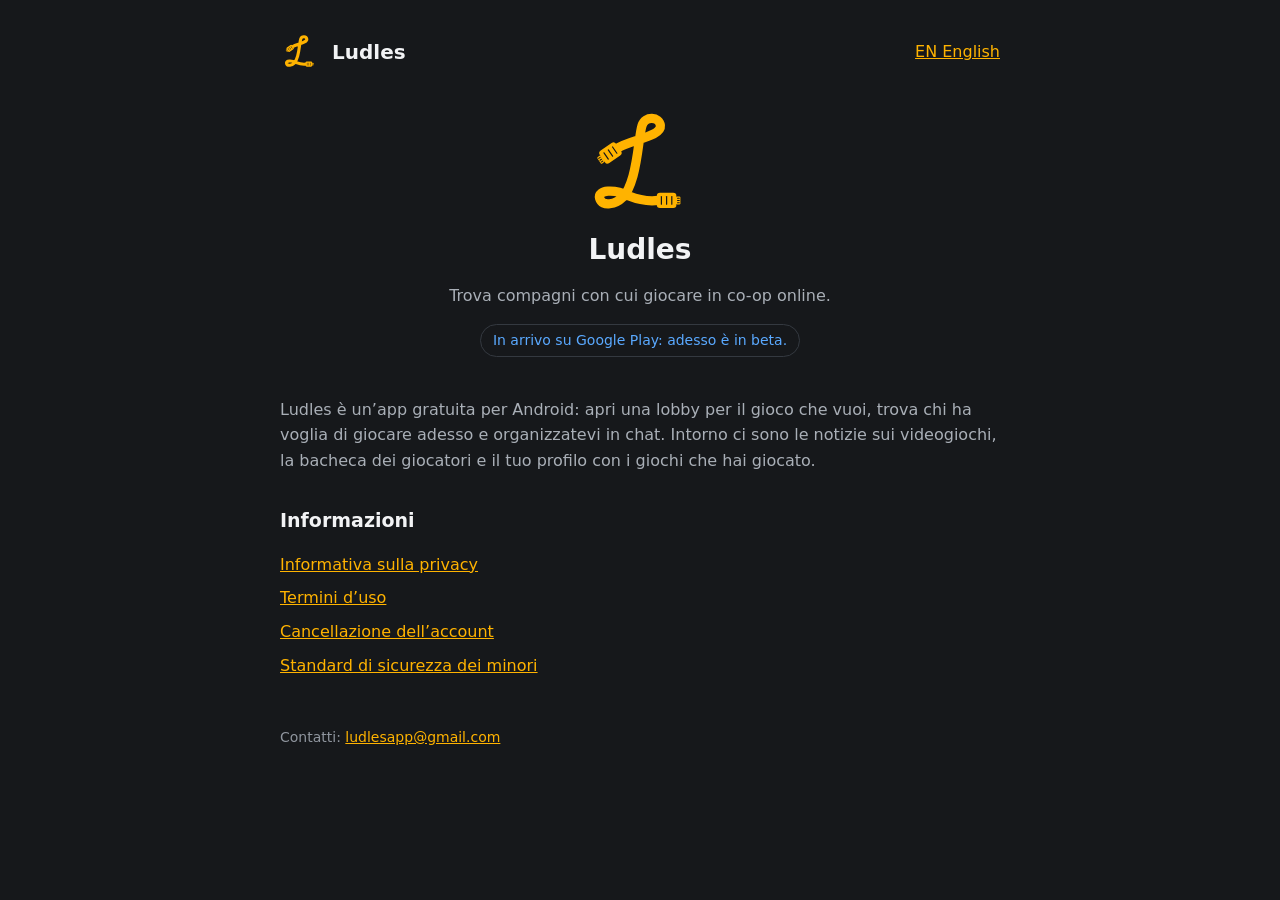
<file: index.html>
<!doctype html>
<html lang="it">
<head>
<meta charset="utf-8">
<meta name="viewport" content="width=device-width, initial-scale=1">
<title>Ludles — Trova compagni con cui giocare in co-op online.</title>
<link rel="icon" href="logo.svg">
<link rel="stylesheet" href="style.css">
</head>
<body>
<main>
<header>
<a class="brand" href="index.html"><img src="logo.svg" alt="">Ludles</a>
<a href="en/index.html" hreflang="en">EN English</a>
</header>
<section class="hero">
<img src="logo.svg" alt="Ludles">
<h1>Ludles</h1>
<p>Trova compagni con cui giocare in co-op online.</p>
<span class="badge">In arrivo su Google Play: adesso è in beta.</span>
</section>
<p>Ludles è un’app gratuita per Android: apri una lobby per il gioco che vuoi, trova chi ha voglia di giocare adesso e organizzatevi in chat. Intorno ci sono le notizie sui videogiochi, la bacheca dei giocatori e il tuo profilo con i giochi che hai giocato.</p>
<h2>Informazioni</h2>
<ul class="links">
<li><a href="privacy.html">Informativa sulla privacy</a></li>
<li><a href="termini.html">Termini d’uso</a></li>
<li><a href="cancellazione-account.html">Cancellazione dell’account</a></li>
<li><a href="sicurezza-minori.html">Standard di sicurezza dei minori</a></li>
</ul>
<footer>Contatti: <a href="mailto:ludlesapp@gmail.com">ludlesapp@gmail.com</a></footer>
</main>
</body>
</html>
</file>
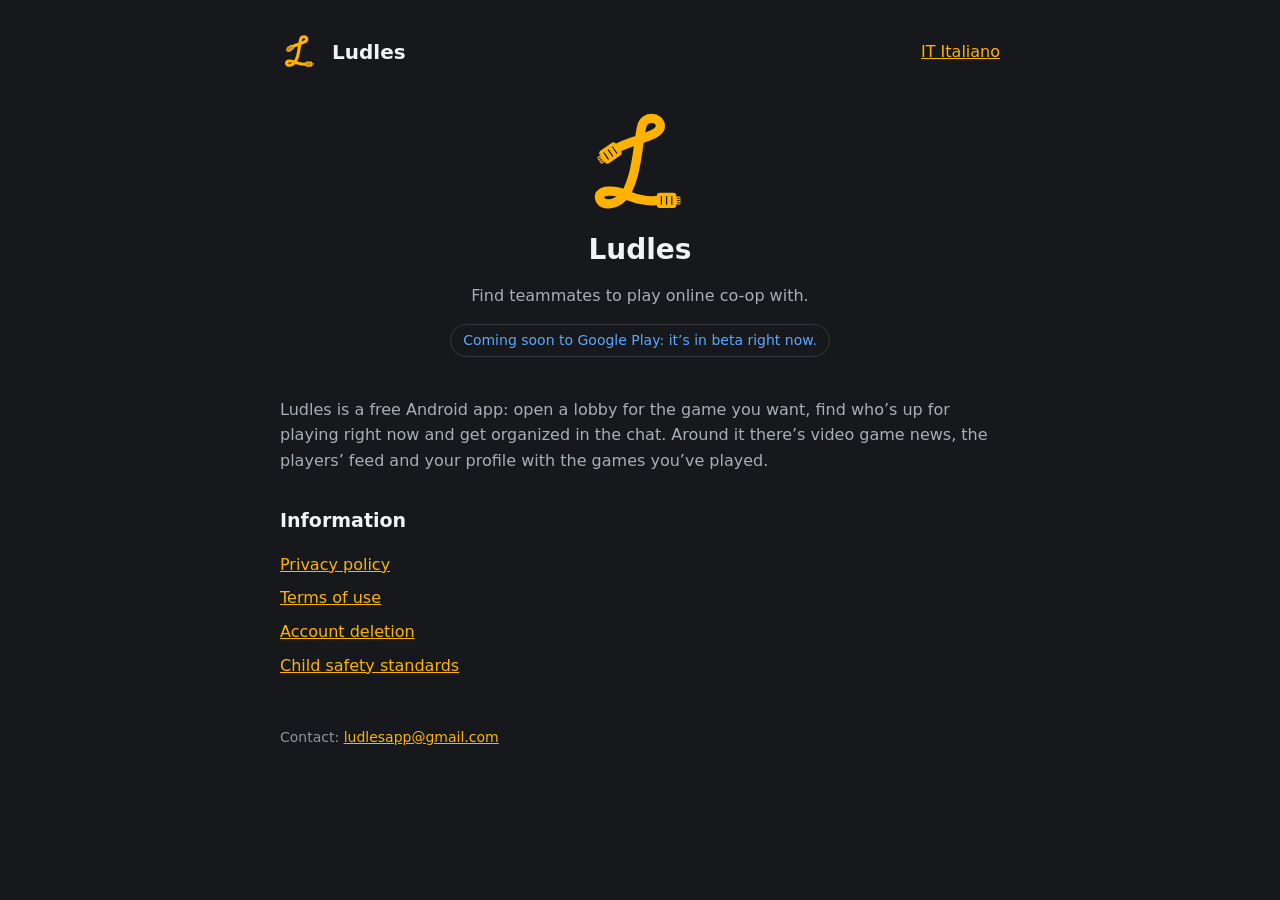
<file: en/index.html>
<!doctype html>
<html lang="en">
<head>
<meta charset="utf-8">
<meta name="viewport" content="width=device-width, initial-scale=1">
<title>Ludles — Find teammates to play online co-op with.</title>
<link rel="icon" href="../logo.svg">
<link rel="stylesheet" href="../style.css">
</head>
<body>
<main>
<header>
<a class="brand" href="../en/index.html"><img src="../logo.svg" alt="">Ludles</a>
<a href="../index.html" hreflang="it">IT Italiano</a>
</header>
<section class="hero">
<img src="../logo.svg" alt="Ludles">
<h1>Ludles</h1>
<p>Find teammates to play online co-op with.</p>
<span class="badge">Coming soon to Google Play: it’s in beta right now.</span>
</section>
<p>Ludles is a free Android app: open a lobby for the game you want, find who’s up for playing right now and get organized in the chat. Around it there’s video game news, the players’ feed and your profile with the games you’ve played.</p>
<h2>Information</h2>
<ul class="links">
<li><a href="../en/privacy.html">Privacy policy</a></li>
<li><a href="../en/terms.html">Terms of use</a></li>
<li><a href="../en/delete-account.html">Account deletion</a></li>
<li><a href="../en/child-safety.html">Child safety standards</a></li>
</ul>
<footer>Contact: <a href="mailto:ludlesapp@gmail.com">ludlesapp@gmail.com</a></footer>
</main>
</body>
</html>
</file>
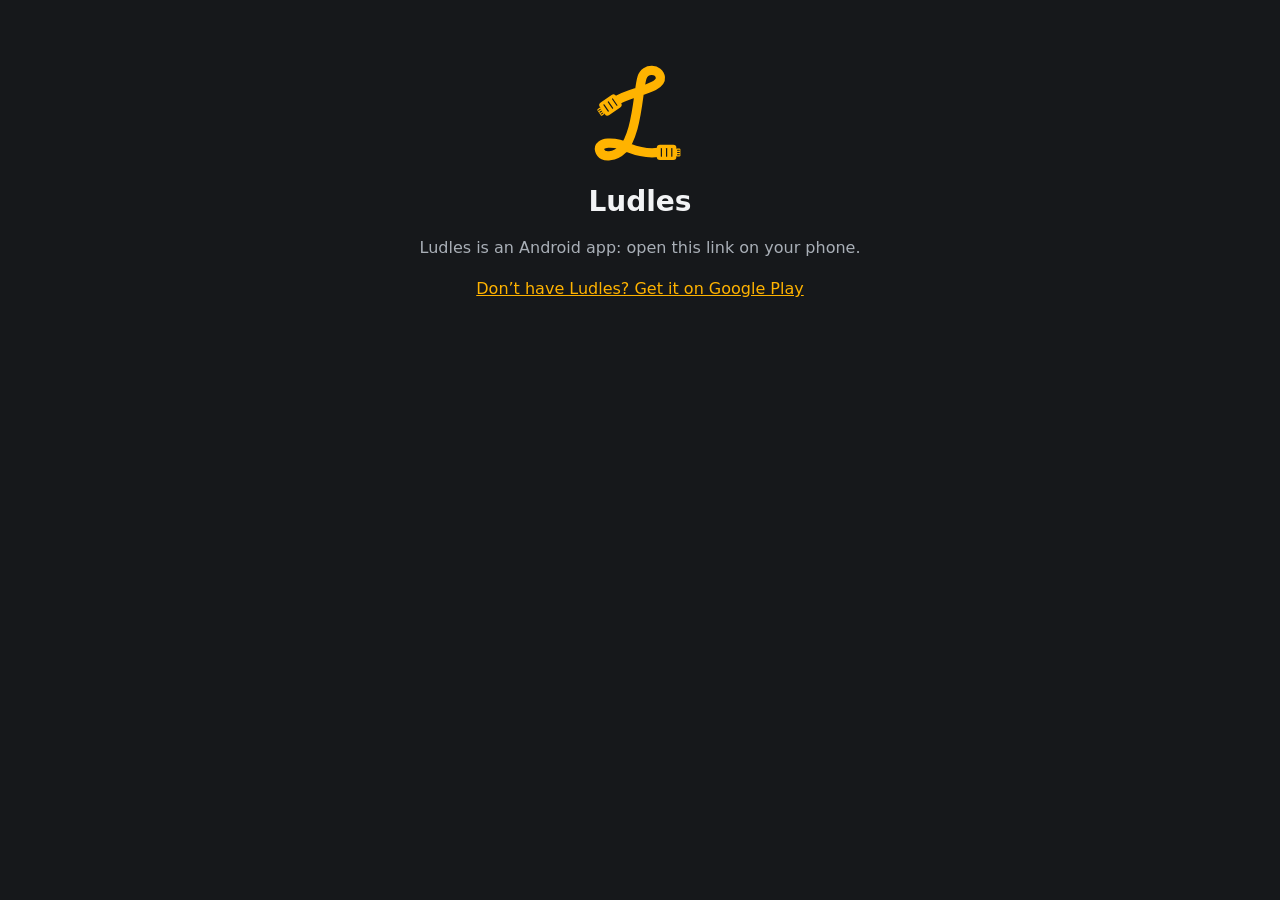
<file: apri.html>
<!doctype html>
<html lang="it">
<head>
<meta charset="utf-8">
<meta name="viewport" content="width=device-width, initial-scale=1">
<title>Ludles</title>
<meta name="description" content="Trova compagni con cui giocare in co-op online. · Find teammates to play online co-op with.">
<meta property="og:type" content="website">
<meta property="og:title" content="Ludles">
<meta property="og:description" content="Trova compagni con cui giocare in co-op online. · Find teammates to play online co-op with.">
<meta property="og:image" content="https://gamabushi.github.io/ludles-site/icona.png">
<link rel="icon" href="logo.svg">
<link rel="stylesheet" href="style.css">
</head>
<body>
<main>
<section class="hero">
<img src="logo.svg" alt="Ludles">
<h1>Ludles</h1>
<p id="message"></p>
<p><a id="open" class="button hidden" href="https://gamabushi.github.io/ludles-site/"></a></p>
<p><a id="download" href="https://play.google.com/store/apps/details?id=com.ludles.app"></a></p>
</section>
</main>
<script>
const TEXTS = {"it":{"android":"Stiamo aprendo Ludles… Se non si apre, tocca il pulsante qui sotto.","other":"Ludles è un’app per Android: apri questo link dal telefono.","open":"Apri in Ludles","download":"Non hai Ludles? Scaricala da Google Play"},"en":{"android":"Opening Ludles… If it doesn’t open, tap the button below.","other":"Ludles is an Android app: open this link on your phone.","open":"Open in Ludles","download":"Don’t have Ludles? Get it on Google Play"}};
const texts = (navigator.language || 'it').toLowerCase().startsWith('it') ? TEXTS.it : TEXTS.en;
document.documentElement.lang = texts === TEXTS.it ? 'it' : 'en';
// Solo le schermate che l'app condivide: un link modificato a mano non apre altro
const asked = new URLSearchParams(location.search).get('p') || '';
const screen = /^\/(profile|lobby|post|news)\/[A-Za-z0-9-]+$/.test(asked) ? asked : '/';
const isAndroid = /android/i.test(navigator.userAgent);
document.getElementById('download').textContent = texts.download;
if (isAndroid) {
  // "intent:" apre ludles://<schermata> nell'app; senza l'app, Android va alla pagina di Google Play
  const appLink = 'intent:/' + screen + '#Intent;scheme=ludles;package=com.ludles.app;S.browser_fallback_url=' +
    encodeURIComponent('https://play.google.com/store/apps/details?id=com.ludles.app') + ';end';
  const button = document.getElementById('open');
  button.href = appLink;
  button.textContent = texts.open;
  button.classList.remove('hidden');
  document.getElementById('message').textContent = texts.android;
  location.href = appLink;
} else {
  document.getElementById('message').textContent = texts.other;
}
</script>
</body>
</html>
</file>
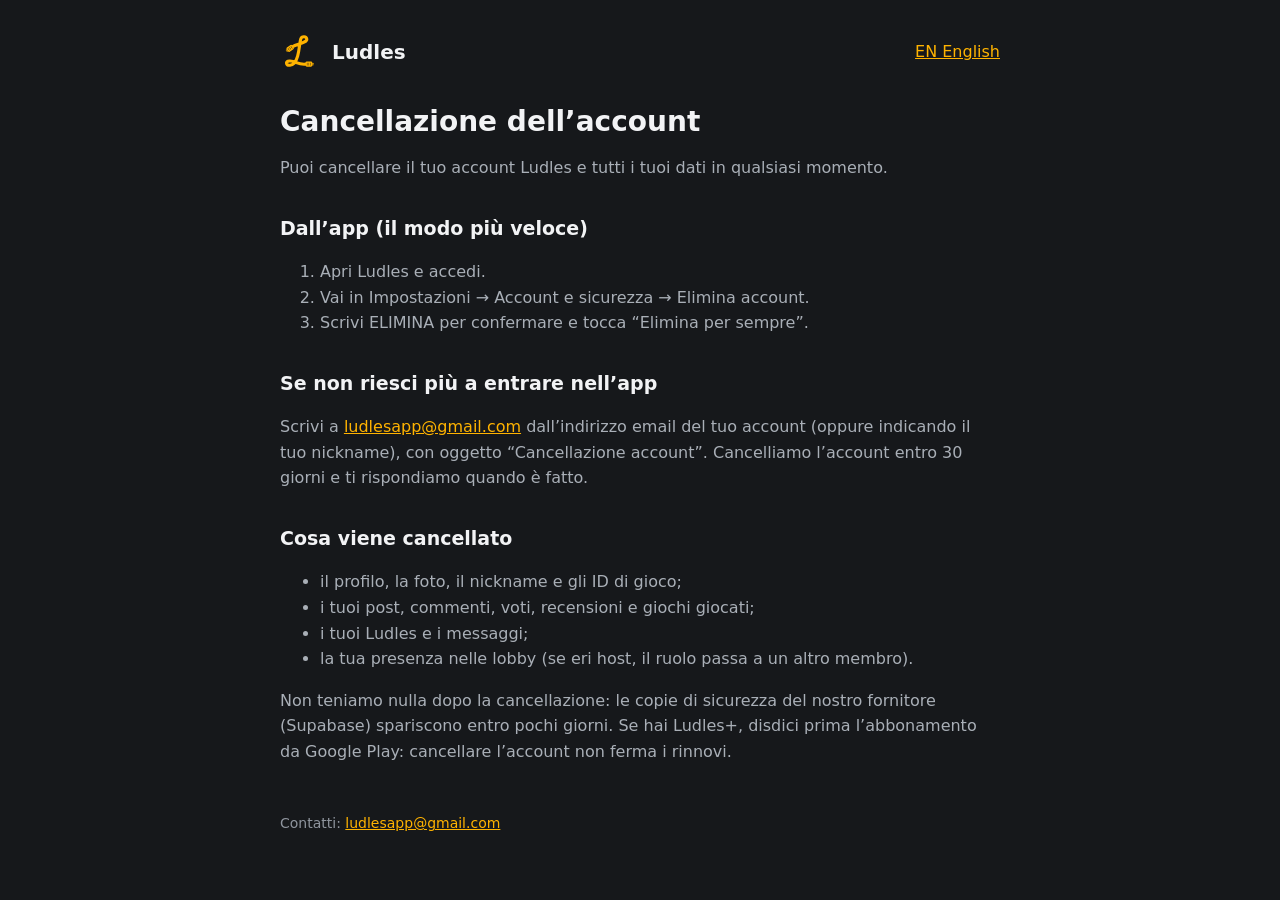
<file: cancellazione-account.html>
<!doctype html>
<html lang="it">
<head>
<meta charset="utf-8">
<meta name="viewport" content="width=device-width, initial-scale=1">
<title>Cancellazione dell’account — Ludles</title>
<link rel="icon" href="logo.svg">
<link rel="stylesheet" href="style.css">
</head>
<body>
<main>
<header>
<a class="brand" href="index.html"><img src="logo.svg" alt="">Ludles</a>
<a href="en/delete-account.html" hreflang="en">EN English</a>
</header>
<h1>Cancellazione dell’account</h1>
<p>Puoi cancellare il tuo account Ludles e tutti i tuoi dati in qualsiasi momento.</p>
<h2>Dall’app (il modo più veloce)</h2>
<ol>
<li>Apri Ludles e accedi.</li>
<li>Vai in Impostazioni → Account e sicurezza → Elimina account.</li>
<li>Scrivi ELIMINA per confermare e tocca “Elimina per sempre”.</li>
</ol>
<h2>Se non riesci più a entrare nell’app</h2>
<p>Scrivi a <a href="mailto:ludlesapp@gmail.com">ludlesapp@gmail.com</a> dall’indirizzo email del tuo account (oppure indicando il tuo nickname), con oggetto “Cancellazione account”. Cancelliamo l’account entro 30 giorni e ti rispondiamo quando è fatto.</p>
<h2>Cosa viene cancellato</h2>
<ul>
<li>il profilo, la foto, il nickname e gli ID di gioco;</li>
<li>i tuoi post, commenti, voti, recensioni e giochi giocati;</li>
<li>i tuoi Ludles e i messaggi;</li>
<li>la tua presenza nelle lobby (se eri host, il ruolo passa a un altro membro).</li>
</ul>
<p>Non teniamo nulla dopo la cancellazione: le copie di sicurezza del nostro fornitore (Supabase) spariscono entro pochi giorni. Se hai Ludles+, disdici prima l’abbonamento da Google Play: cancellare l’account non ferma i rinnovi.</p>
<footer>Contatti: <a href="mailto:ludlesapp@gmail.com">ludlesapp@gmail.com</a></footer>
</main>
</body>
</html>
</file>
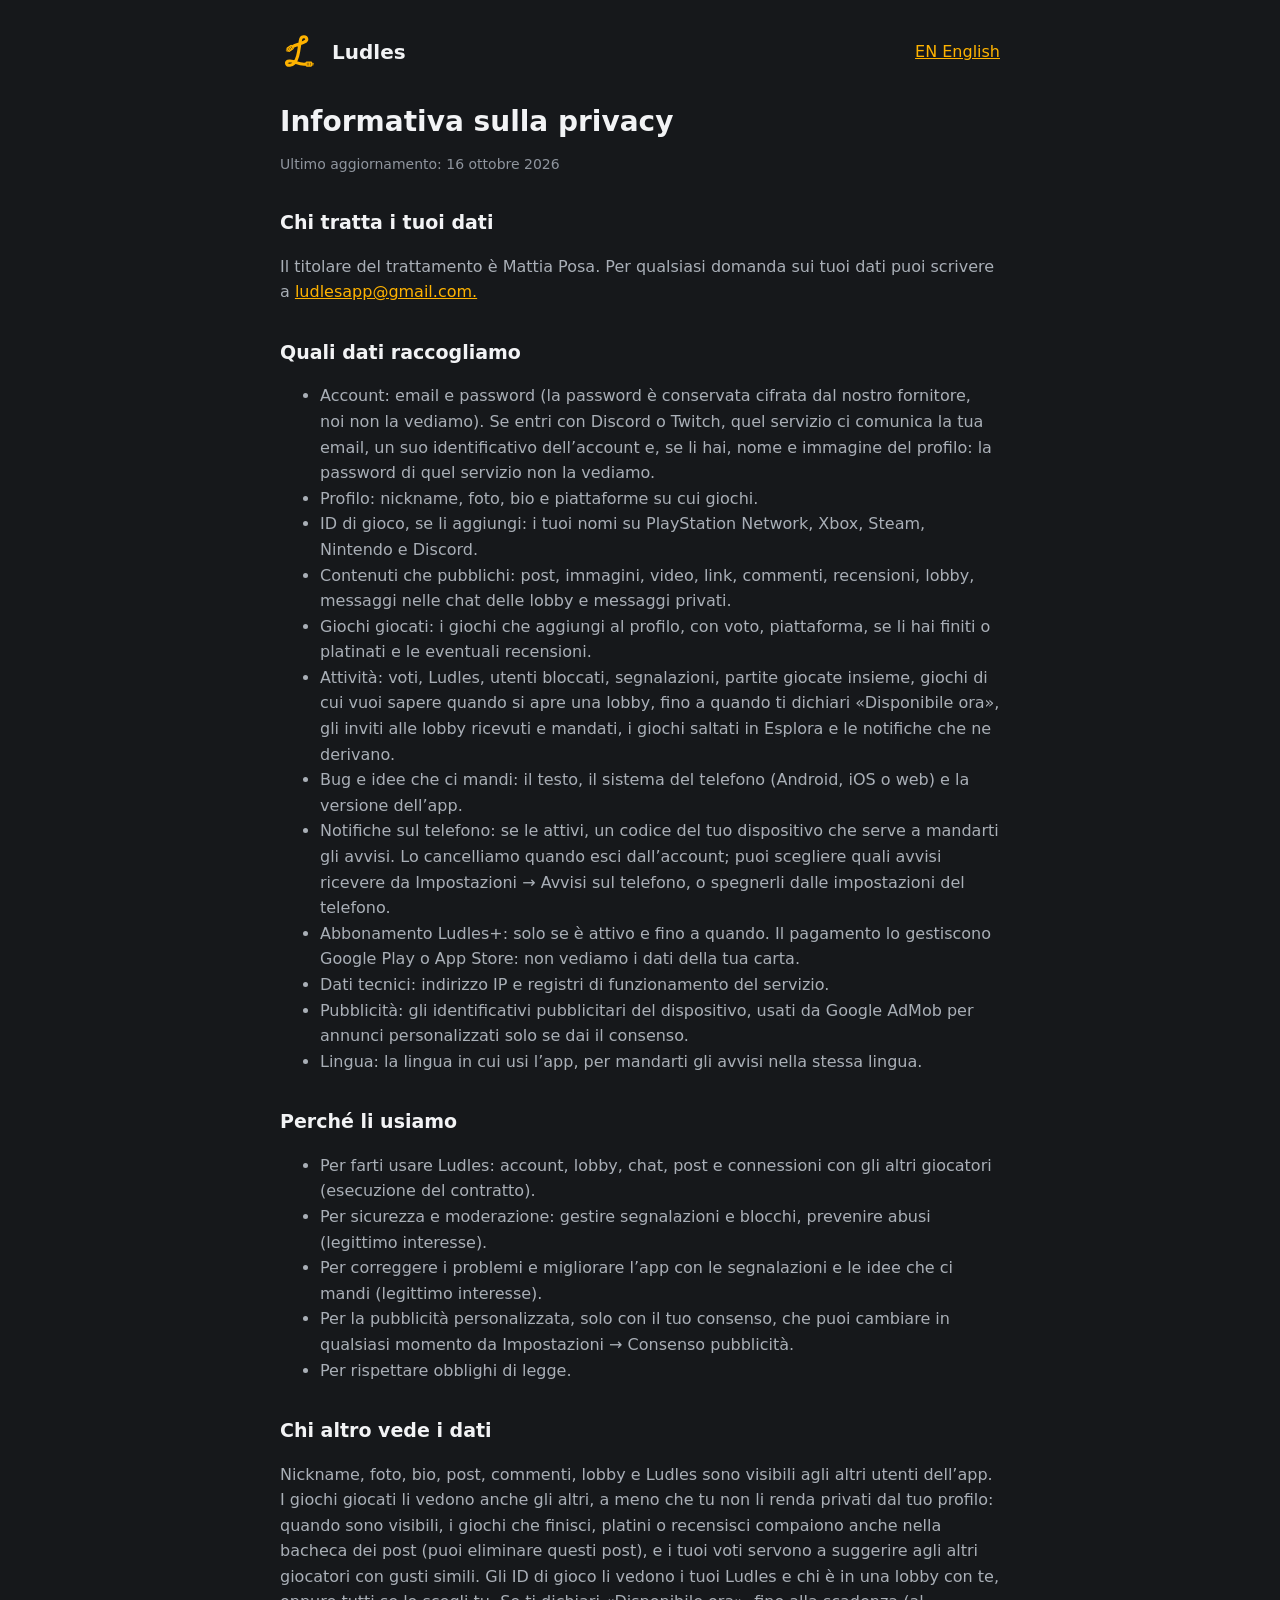
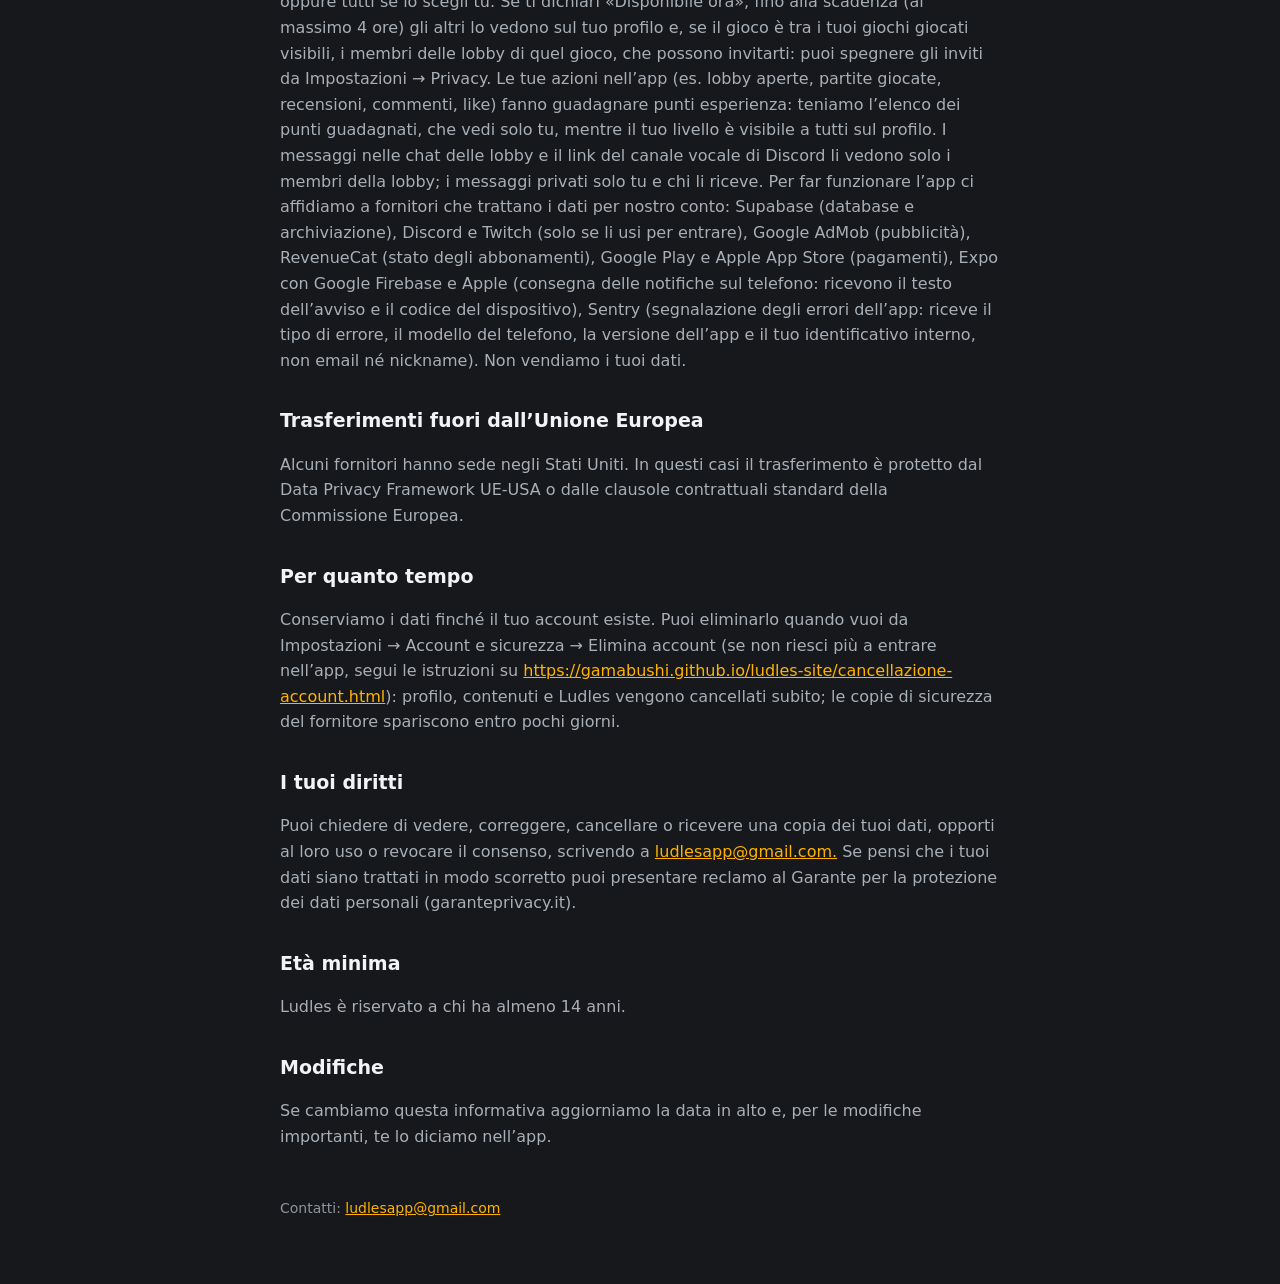
<file: privacy.html>
<!doctype html>
<html lang="it">
<head>
<meta charset="utf-8">
<meta name="viewport" content="width=device-width, initial-scale=1">
<title>Informativa sulla privacy — Ludles</title>
<link rel="icon" href="logo.svg">
<link rel="stylesheet" href="style.css">
</head>
<body>
<main>
<header>
<a class="brand" href="index.html"><img src="logo.svg" alt="">Ludles</a>
<a href="en/privacy.html" hreflang="en">EN English</a>
</header>
<h1>Informativa sulla privacy</h1>
<p class="updated">Ultimo aggiornamento: 16 ottobre 2026</p>
<h2>Chi tratta i tuoi dati</h2>
<p>Il titolare del trattamento è Mattia Posa. Per qualsiasi domanda sui tuoi dati puoi scrivere a <a href="mailto:ludlesapp@gmail.com.">ludlesapp@gmail.com.</a></p>

<h2>Quali dati raccogliamo</h2>

<ul>
<li>Account: email e password (la password è conservata cifrata dal nostro fornitore, noi non la vediamo). Se entri con Discord o Twitch, quel servizio ci comunica la tua email, un suo identificativo dell’account e, se li hai, nome e immagine del profilo: la password di quel servizio non la vediamo.</li>
<li>Profilo: nickname, foto, bio e piattaforme su cui giochi.</li>
<li>ID di gioco, se li aggiungi: i tuoi nomi su PlayStation Network, Xbox, Steam, Nintendo e Discord.</li>
<li>Contenuti che pubblichi: post, immagini, video, link, commenti, recensioni, lobby, messaggi nelle chat delle lobby e messaggi privati.</li>
<li>Giochi giocati: i giochi che aggiungi al profilo, con voto, piattaforma, se li hai finiti o platinati e le eventuali recensioni.</li>
<li>Attività: voti, Ludles, utenti bloccati, segnalazioni, partite giocate insieme, giochi di cui vuoi sapere quando si apre una lobby, fino a quando ti dichiari «Disponibile ora», gli inviti alle lobby ricevuti e mandati, i giochi saltati in Esplora e le notifiche che ne derivano.</li>
<li>Bug e idee che ci mandi: il testo, il sistema del telefono (Android, iOS o web) e la versione dell’app.</li>
<li>Notifiche sul telefono: se le attivi, un codice del tuo dispositivo che serve a mandarti gli avvisi. Lo cancelliamo quando esci dall’account; puoi scegliere quali avvisi ricevere da Impostazioni → Avvisi sul telefono, o spegnerli dalle impostazioni del telefono.</li>
<li>Abbonamento Ludles+: solo se è attivo e fino a quando. Il pagamento lo gestiscono Google Play o App Store: non vediamo i dati della tua carta.</li>
<li>Dati tecnici: indirizzo IP e registri di funzionamento del servizio.</li>
<li>Pubblicità: gli identificativi pubblicitari del dispositivo, usati da Google AdMob per annunci personalizzati solo se dai il consenso.</li>
<li>Lingua: la lingua in cui usi l’app, per mandarti gli avvisi nella stessa lingua.</li>
</ul>
<h2>Perché li usiamo</h2>

<ul>
<li>Per farti usare Ludles: account, lobby, chat, post e connessioni con gli altri giocatori (esecuzione del contratto).</li>
<li>Per sicurezza e moderazione: gestire segnalazioni e blocchi, prevenire abusi (legittimo interesse).</li>
<li>Per correggere i problemi e migliorare l’app con le segnalazioni e le idee che ci mandi (legittimo interesse).</li>
<li>Per la pubblicità personalizzata, solo con il tuo consenso, che puoi cambiare in qualsiasi momento da Impostazioni → Consenso pubblicità.</li>
<li>Per rispettare obblighi di legge.</li>
</ul>
<h2>Chi altro vede i dati</h2>
<p>Nickname, foto, bio, post, commenti, lobby e Ludles sono visibili agli altri utenti dell’app. I giochi giocati li vedono anche gli altri, a meno che tu non li renda privati dal tuo profilo: quando sono visibili, i giochi che finisci, platini o recensisci compaiono anche nella bacheca dei post (puoi eliminare questi post), e i tuoi voti servono a suggerire agli altri giocatori con gusti simili. Gli ID di gioco li vedono i tuoi Ludles e chi è in una lobby con te, oppure tutti se lo scegli tu. Se ti dichiari «Disponibile ora», fino alla scadenza (al massimo 4 ore) gli altri lo vedono sul tuo profilo e, se il gioco è tra i tuoi giochi giocati visibili, i membri delle lobby di quel gioco, che possono invitarti: puoi spegnere gli inviti da Impostazioni → Privacy. Le tue azioni nell’app (es. lobby aperte, partite giocate, recensioni, commenti, like) fanno guadagnare punti esperienza: teniamo l’elenco dei punti guadagnati, che vedi solo tu, mentre il tuo livello è visibile a tutti sul profilo. I messaggi nelle chat delle lobby e il link del canale vocale di Discord li vedono solo i membri della lobby; i messaggi privati solo tu e chi li riceve. Per far funzionare l’app ci affidiamo a fornitori che trattano i dati per nostro conto: Supabase (database e archiviazione), Discord e Twitch (solo se li usi per entrare), Google AdMob (pubblicità), RevenueCat (stato degli abbonamenti), Google Play e Apple App Store (pagamenti), Expo con Google Firebase e Apple (consegna delle notifiche sul telefono: ricevono il testo dell’avviso e il codice del dispositivo), Sentry (segnalazione degli errori dell’app: riceve il tipo di errore, il modello del telefono, la versione dell’app e il tuo identificativo interno, non email né nickname). Non vendiamo i tuoi dati.</p>

<h2>Trasferimenti fuori dall’Unione Europea</h2>
<p>Alcuni fornitori hanno sede negli Stati Uniti. In questi casi il trasferimento è protetto dal Data Privacy Framework UE-USA o dalle clausole contrattuali standard della Commissione Europea.</p>

<h2>Per quanto tempo</h2>
<p>Conserviamo i dati finché il tuo account esiste. Puoi eliminarlo quando vuoi da Impostazioni → Account e sicurezza → Elimina account (se non riesci più a entrare nell’app, segui le istruzioni su <a href="https://gamabushi.github.io/ludles-site/cancellazione-account.html">https://gamabushi.github.io/ludles-site/cancellazione-account.html</a>): profilo, contenuti e Ludles vengono cancellati subito; le copie di sicurezza del fornitore spariscono entro pochi giorni.</p>

<h2>I tuoi diritti</h2>
<p>Puoi chiedere di vedere, correggere, cancellare o ricevere una copia dei tuoi dati, opporti al loro uso o revocare il consenso, scrivendo a <a href="mailto:ludlesapp@gmail.com.">ludlesapp@gmail.com.</a> Se pensi che i tuoi dati siano trattati in modo scorretto puoi presentare reclamo al Garante per la protezione dei dati personali (garanteprivacy.it).</p>

<h2>Età minima</h2>
<p>Ludles è riservato a chi ha almeno 14 anni.</p>

<h2>Modifiche</h2>
<p>Se cambiamo questa informativa aggiorniamo la data in alto e, per le modifiche importanti, te lo diciamo nell’app.</p>

<footer>Contatti: <a href="mailto:ludlesapp@gmail.com">ludlesapp@gmail.com</a></footer>
</main>
</body>
</html>
</file>
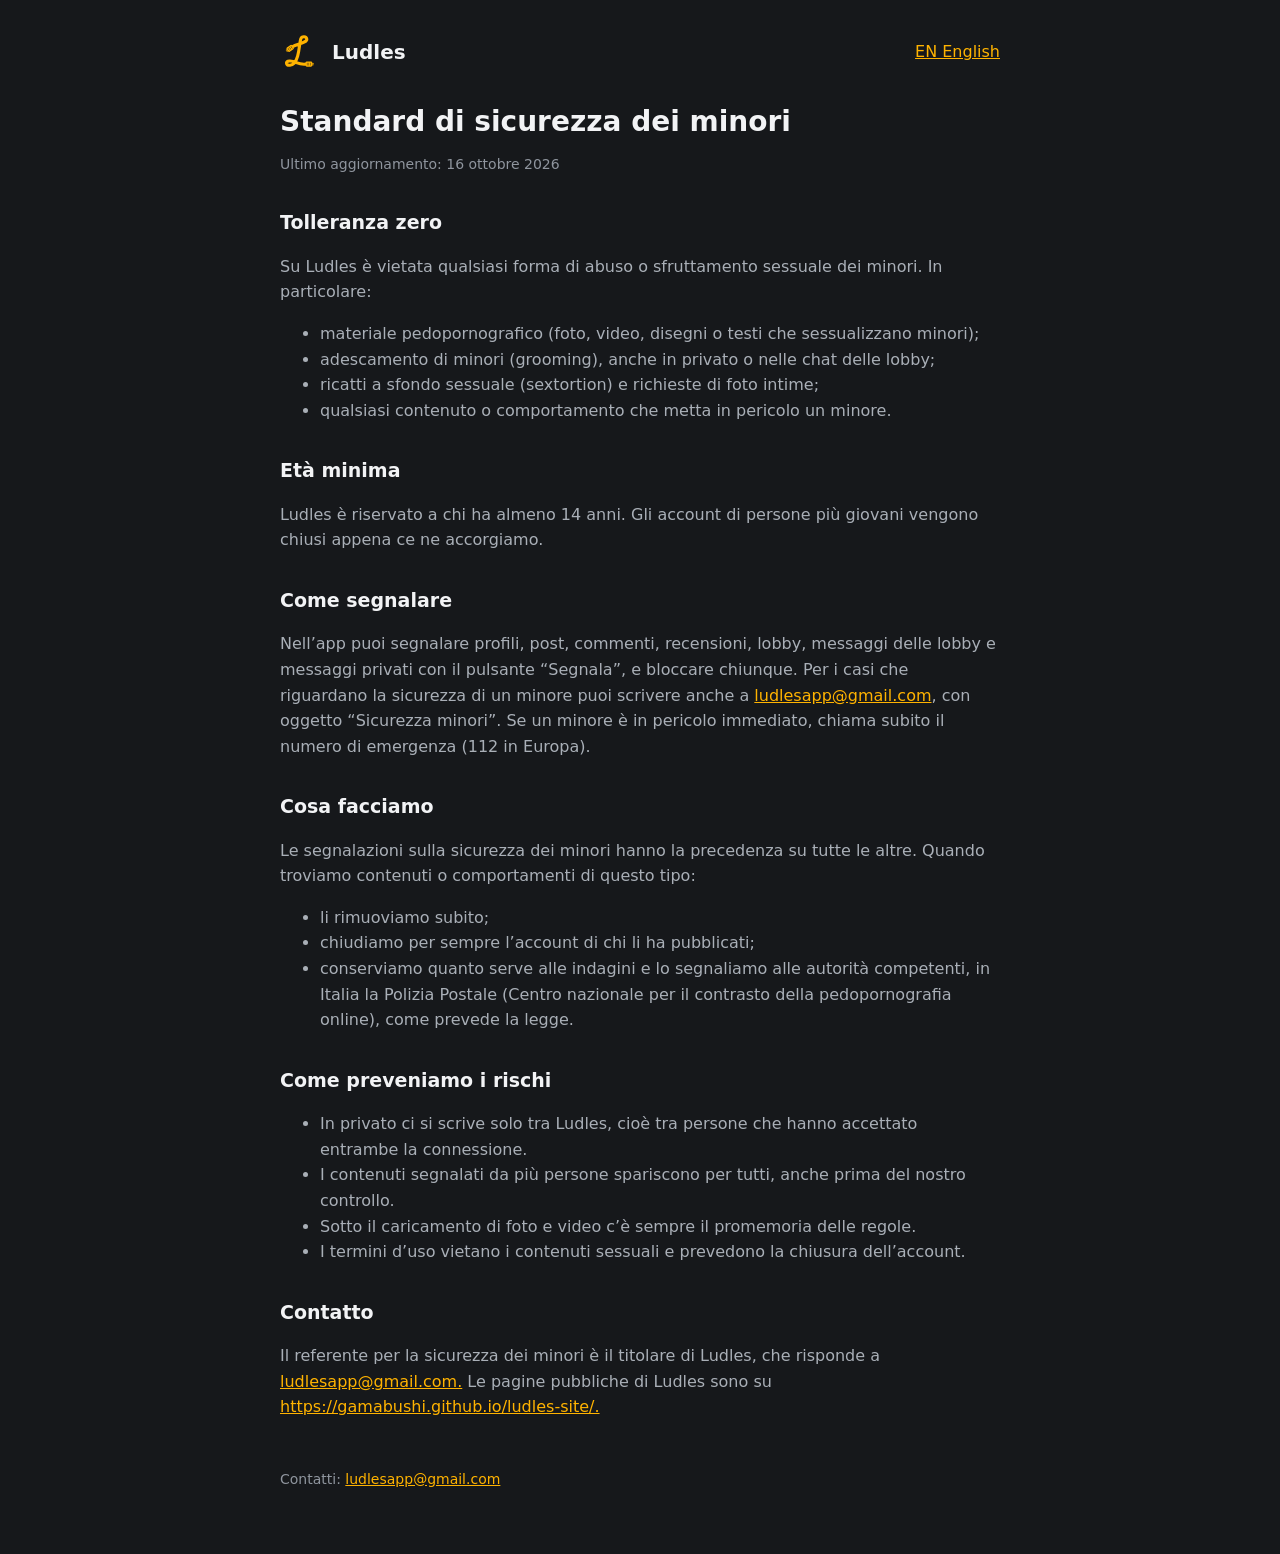
<file: sicurezza-minori.html>
<!doctype html>
<html lang="it">
<head>
<meta charset="utf-8">
<meta name="viewport" content="width=device-width, initial-scale=1">
<title>Standard di sicurezza dei minori — Ludles</title>
<link rel="icon" href="logo.svg">
<link rel="stylesheet" href="style.css">
</head>
<body>
<main>
<header>
<a class="brand" href="index.html"><img src="logo.svg" alt="">Ludles</a>
<a href="en/child-safety.html" hreflang="en">EN English</a>
</header>
<h1>Standard di sicurezza dei minori</h1>
<p class="updated">Ultimo aggiornamento: 16 ottobre 2026</p>
<h2>Tolleranza zero</h2>
<p>Su Ludles è vietata qualsiasi forma di abuso o sfruttamento sessuale dei minori. In particolare:</p>
<ul>
<li>materiale pedopornografico (foto, video, disegni o testi che sessualizzano minori);</li>
<li>adescamento di minori (grooming), anche in privato o nelle chat delle lobby;</li>
<li>ricatti a sfondo sessuale (sextortion) e richieste di foto intime;</li>
<li>qualsiasi contenuto o comportamento che metta in pericolo un minore.</li>
</ul>
<h2>Età minima</h2>
<p>Ludles è riservato a chi ha almeno 14 anni. Gli account di persone più giovani vengono chiusi appena ce ne accorgiamo.</p>

<h2>Come segnalare</h2>
<p>Nell’app puoi segnalare profili, post, commenti, recensioni, lobby, messaggi delle lobby e messaggi privati con il pulsante “Segnala”, e bloccare chiunque. Per i casi che riguardano la sicurezza di un minore puoi scrivere anche a <a href="mailto:ludlesapp@gmail.com">ludlesapp@gmail.com</a>, con oggetto “Sicurezza minori”. Se un minore è in pericolo immediato, chiama subito il numero di emergenza (112 in Europa).</p>

<h2>Cosa facciamo</h2>
<p>Le segnalazioni sulla sicurezza dei minori hanno la precedenza su tutte le altre. Quando troviamo contenuti o comportamenti di questo tipo:</p>
<ul>
<li>li rimuoviamo subito;</li>
<li>chiudiamo per sempre l’account di chi li ha pubblicati;</li>
<li>conserviamo quanto serve alle indagini e lo segnaliamo alle autorità competenti, in Italia la Polizia Postale (Centro nazionale per il contrasto della pedopornografia online), come prevede la legge.</li>
</ul>
<h2>Come preveniamo i rischi</h2>

<ul>
<li>In privato ci si scrive solo tra Ludles, cioè tra persone che hanno accettato entrambe la connessione.</li>
<li>I contenuti segnalati da più persone spariscono per tutti, anche prima del nostro controllo.</li>
<li>Sotto il caricamento di foto e video c’è sempre il promemoria delle regole.</li>
<li>I termini d’uso vietano i contenuti sessuali e prevedono la chiusura dell’account.</li>
</ul>
<h2>Contatto</h2>
<p>Il referente per la sicurezza dei minori è il titolare di Ludles, che risponde a <a href="mailto:ludlesapp@gmail.com.">ludlesapp@gmail.com.</a> Le pagine pubbliche di Ludles sono su <a href="https://gamabushi.github.io/ludles-site/.">https://gamabushi.github.io/ludles-site/.</a></p>

<footer>Contatti: <a href="mailto:ludlesapp@gmail.com">ludlesapp@gmail.com</a></footer>
</main>
</body>
</html>
</file>
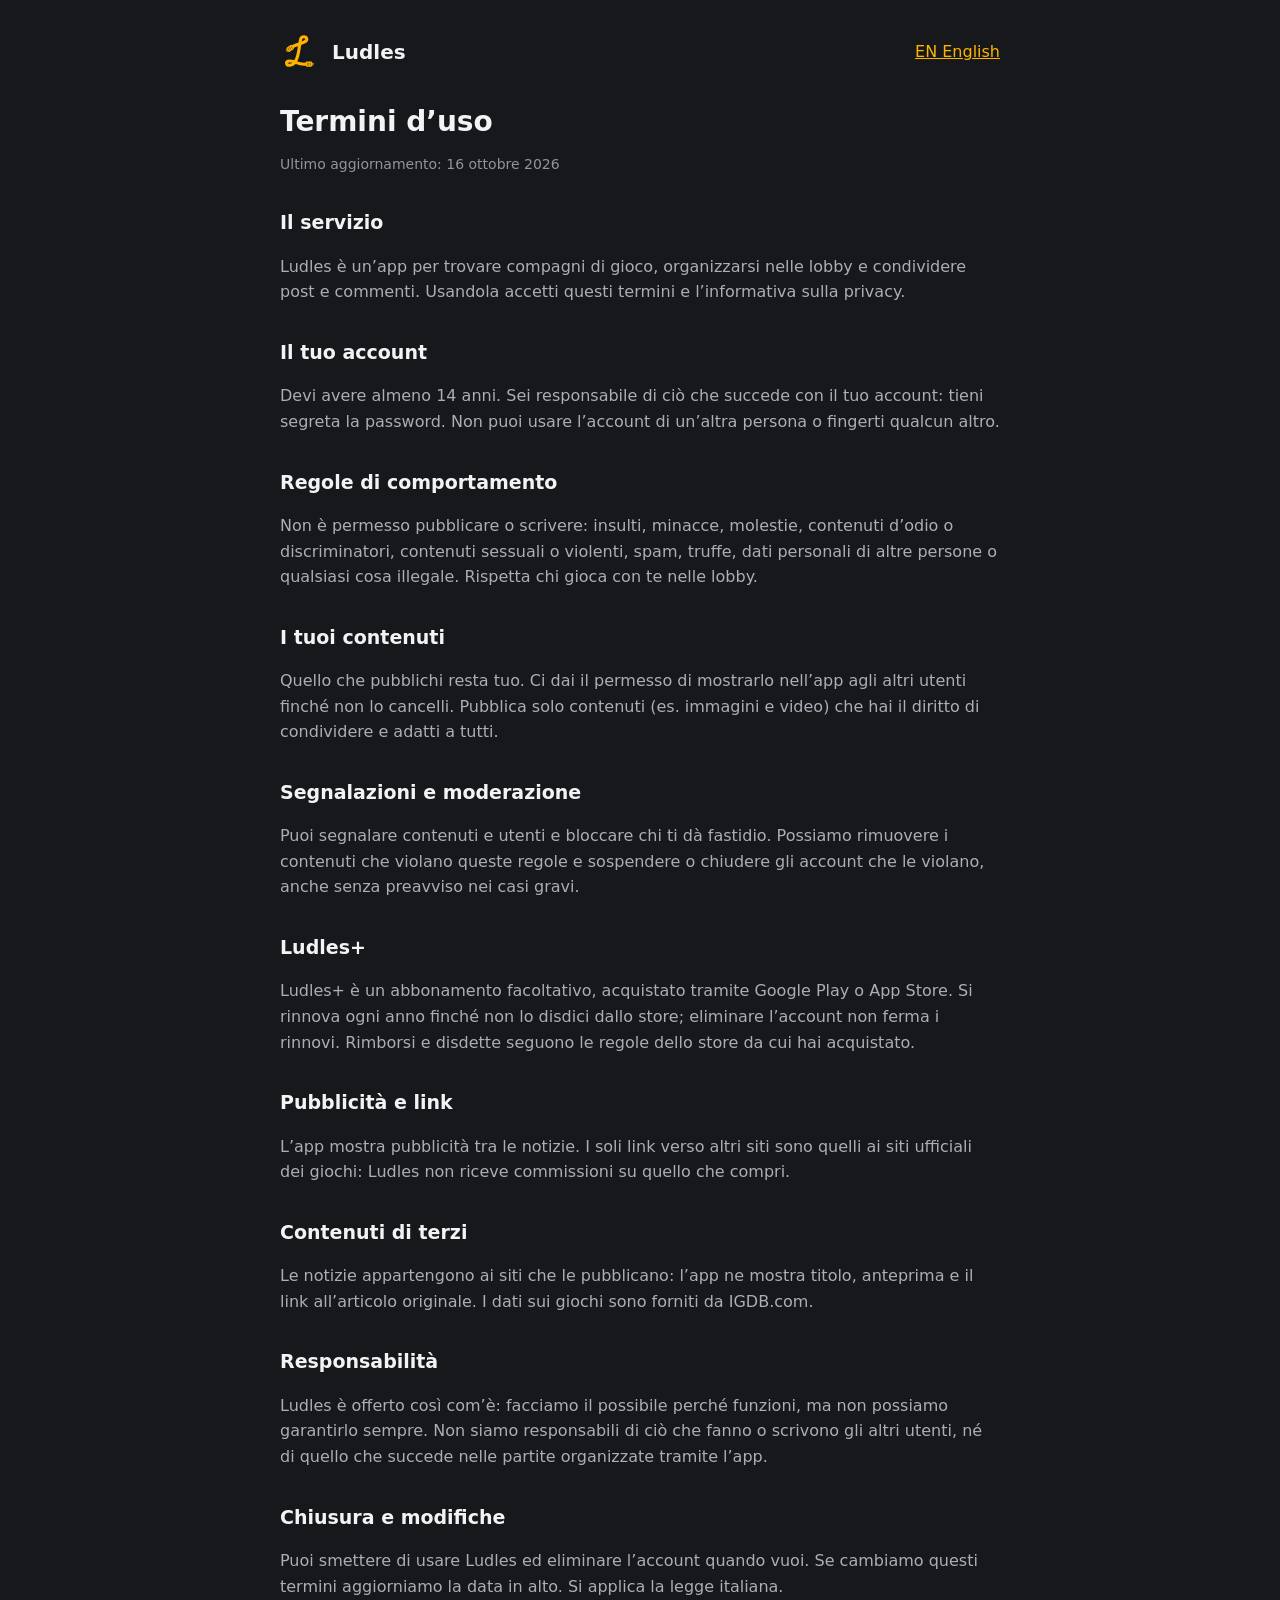
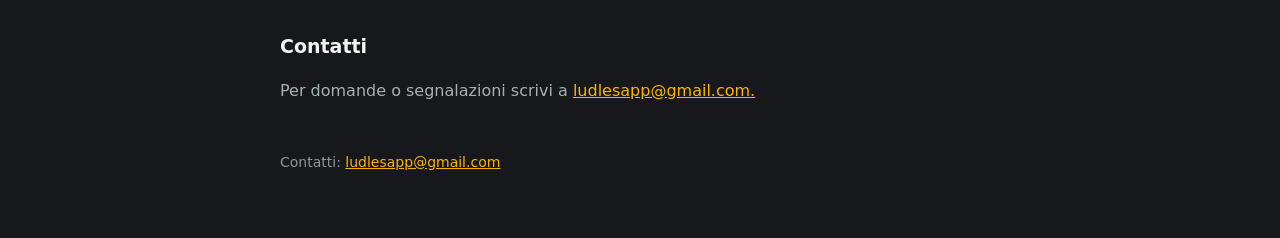
<file: termini.html>
<!doctype html>
<html lang="it">
<head>
<meta charset="utf-8">
<meta name="viewport" content="width=device-width, initial-scale=1">
<title>Termini d’uso — Ludles</title>
<link rel="icon" href="logo.svg">
<link rel="stylesheet" href="style.css">
</head>
<body>
<main>
<header>
<a class="brand" href="index.html"><img src="logo.svg" alt="">Ludles</a>
<a href="en/terms.html" hreflang="en">EN English</a>
</header>
<h1>Termini d’uso</h1>
<p class="updated">Ultimo aggiornamento: 16 ottobre 2026</p>
<h2>Il servizio</h2>
<p>Ludles è un’app per trovare compagni di gioco, organizzarsi nelle lobby e condividere post e commenti. Usandola accetti questi termini e l’informativa sulla privacy.</p>

<h2>Il tuo account</h2>
<p>Devi avere almeno 14 anni. Sei responsabile di ciò che succede con il tuo account: tieni segreta la password. Non puoi usare l’account di un’altra persona o fingerti qualcun altro.</p>

<h2>Regole di comportamento</h2>
<p>Non è permesso pubblicare o scrivere: insulti, minacce, molestie, contenuti d’odio o discriminatori, contenuti sessuali o violenti, spam, truffe, dati personali di altre persone o qualsiasi cosa illegale. Rispetta chi gioca con te nelle lobby.</p>

<h2>I tuoi contenuti</h2>
<p>Quello che pubblichi resta tuo. Ci dai il permesso di mostrarlo nell’app agli altri utenti finché non lo cancelli. Pubblica solo contenuti (es. immagini e video) che hai il diritto di condividere e adatti a tutti.</p>

<h2>Segnalazioni e moderazione</h2>
<p>Puoi segnalare contenuti e utenti e bloccare chi ti dà fastidio. Possiamo rimuovere i contenuti che violano queste regole e sospendere o chiudere gli account che le violano, anche senza preavviso nei casi gravi.</p>

<h2>Ludles+</h2>
<p>Ludles+ è un abbonamento facoltativo, acquistato tramite Google Play o App Store. Si rinnova ogni anno finché non lo disdici dallo store; eliminare l’account non ferma i rinnovi. Rimborsi e disdette seguono le regole dello store da cui hai acquistato.</p>

<h2>Pubblicità e link</h2>
<p>L’app mostra pubblicità tra le notizie. I soli link verso altri siti sono quelli ai siti ufficiali dei giochi: Ludles non riceve commissioni su quello che compri.</p>

<h2>Contenuti di terzi</h2>
<p>Le notizie appartengono ai siti che le pubblicano: l’app ne mostra titolo, anteprima e il link all’articolo originale. I dati sui giochi sono forniti da IGDB.com.</p>

<h2>Responsabilità</h2>
<p>Ludles è offerto così com’è: facciamo il possibile perché funzioni, ma non possiamo garantirlo sempre. Non siamo responsabili di ciò che fanno o scrivono gli altri utenti, né di quello che succede nelle partite organizzate tramite l’app.</p>

<h2>Chiusura e modifiche</h2>
<p>Puoi smettere di usare Ludles ed eliminare l’account quando vuoi. Se cambiamo questi termini aggiorniamo la data in alto. Si applica la legge italiana.</p>

<h2>Contatti</h2>
<p>Per domande o segnalazioni scrivi a <a href="mailto:ludlesapp@gmail.com.">ludlesapp@gmail.com.</a></p>

<footer>Contatti: <a href="mailto:ludlesapp@gmail.com">ludlesapp@gmail.com</a></footer>
</main>
</body>
</html>
</file>
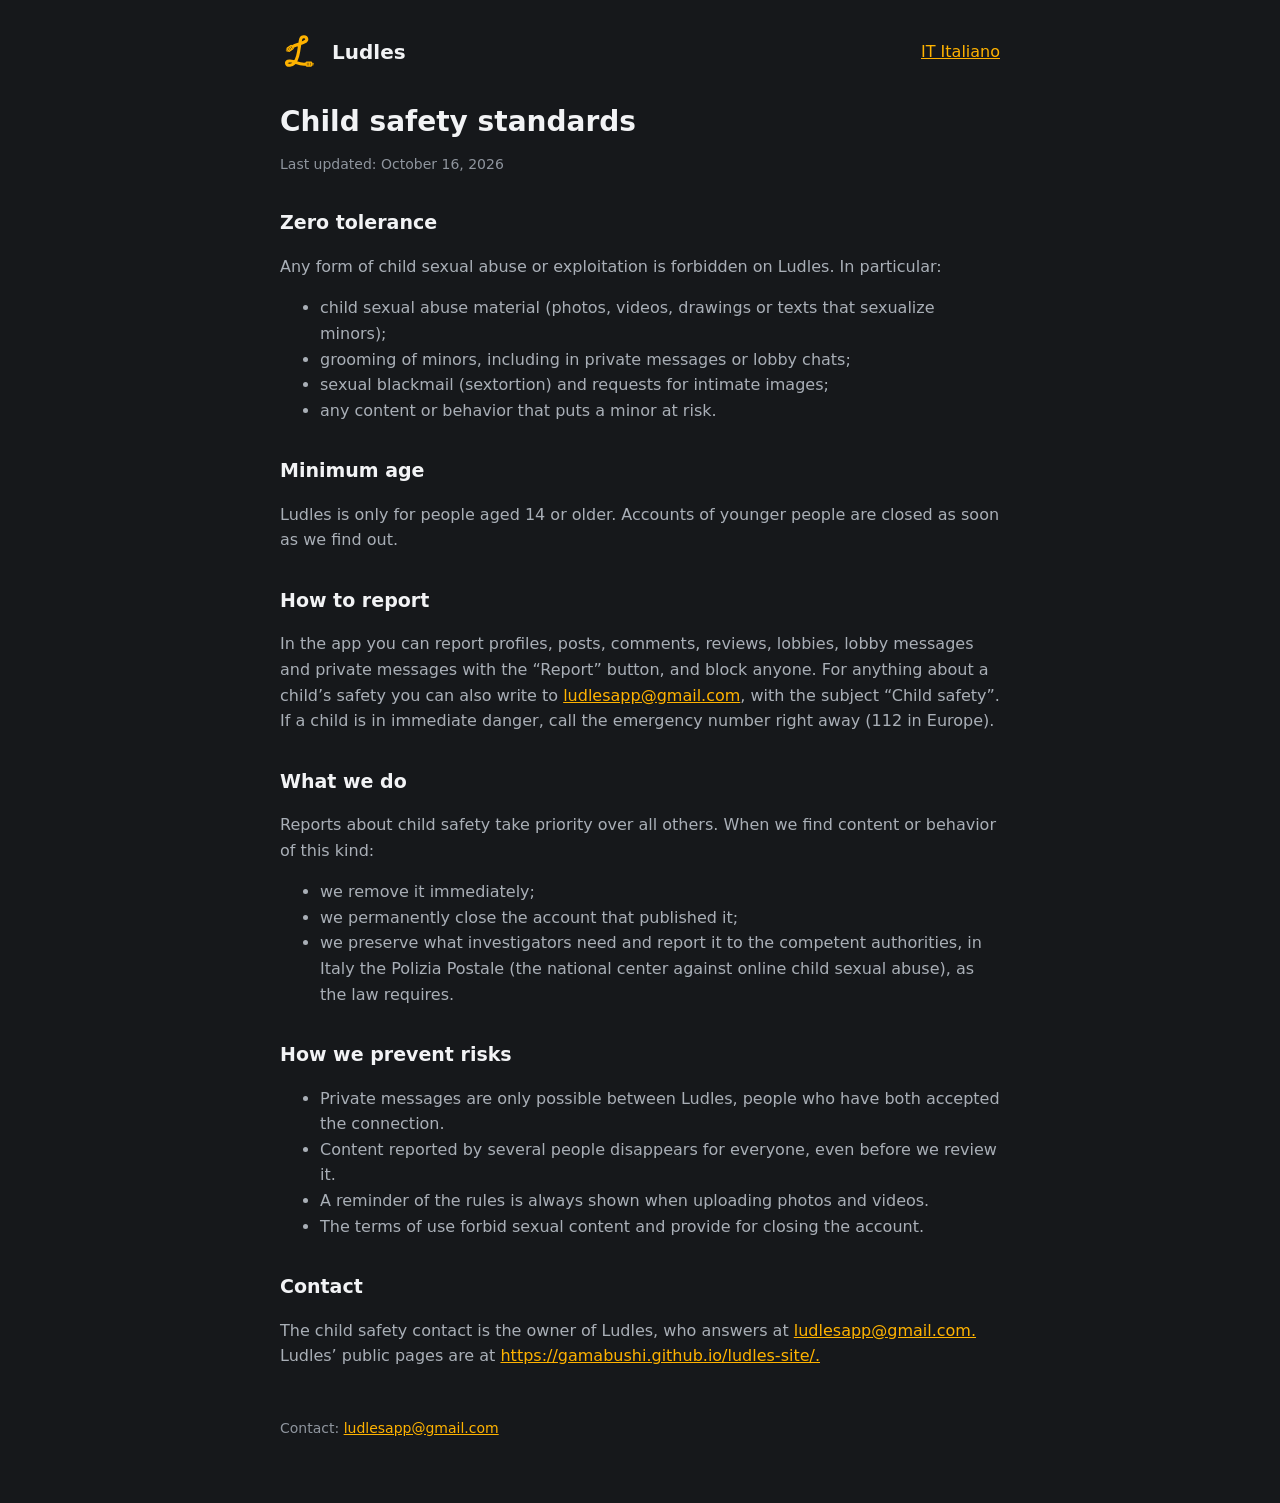
<file: en/child-safety.html>
<!doctype html>
<html lang="en">
<head>
<meta charset="utf-8">
<meta name="viewport" content="width=device-width, initial-scale=1">
<title>Child safety standards — Ludles</title>
<link rel="icon" href="../logo.svg">
<link rel="stylesheet" href="../style.css">
</head>
<body>
<main>
<header>
<a class="brand" href="../en/index.html"><img src="../logo.svg" alt="">Ludles</a>
<a href="../sicurezza-minori.html" hreflang="it">IT Italiano</a>
</header>
<h1>Child safety standards</h1>
<p class="updated">Last updated: October 16, 2026</p>
<h2>Zero tolerance</h2>
<p>Any form of child sexual abuse or exploitation is forbidden on Ludles. In particular:</p>
<ul>
<li>child sexual abuse material (photos, videos, drawings or texts that sexualize minors);</li>
<li>grooming of minors, including in private messages or lobby chats;</li>
<li>sexual blackmail (sextortion) and requests for intimate images;</li>
<li>any content or behavior that puts a minor at risk.</li>
</ul>
<h2>Minimum age</h2>
<p>Ludles is only for people aged 14 or older. Accounts of younger people are closed as soon as we find out.</p>

<h2>How to report</h2>
<p>In the app you can report profiles, posts, comments, reviews, lobbies, lobby messages and private messages with the “Report” button, and block anyone. For anything about a child’s safety you can also write to <a href="mailto:ludlesapp@gmail.com">ludlesapp@gmail.com</a>, with the subject “Child safety”. If a child is in immediate danger, call the emergency number right away (112 in Europe).</p>

<h2>What we do</h2>
<p>Reports about child safety take priority over all others. When we find content or behavior of this kind:</p>
<ul>
<li>we remove it immediately;</li>
<li>we permanently close the account that published it;</li>
<li>we preserve what investigators need and report it to the competent authorities, in Italy the Polizia Postale (the national center against online child sexual abuse), as the law requires.</li>
</ul>
<h2>How we prevent risks</h2>

<ul>
<li>Private messages are only possible between Ludles, people who have both accepted the connection.</li>
<li>Content reported by several people disappears for everyone, even before we review it.</li>
<li>A reminder of the rules is always shown when uploading photos and videos.</li>
<li>The terms of use forbid sexual content and provide for closing the account.</li>
</ul>
<h2>Contact</h2>
<p>The child safety contact is the owner of Ludles, who answers at <a href="mailto:ludlesapp@gmail.com.">ludlesapp@gmail.com.</a> Ludles’ public pages are at <a href="https://gamabushi.github.io/ludles-site/.">https://gamabushi.github.io/ludles-site/.</a></p>

<footer>Contact: <a href="mailto:ludlesapp@gmail.com">ludlesapp@gmail.com</a></footer>
</main>
</body>
</html>
</file>
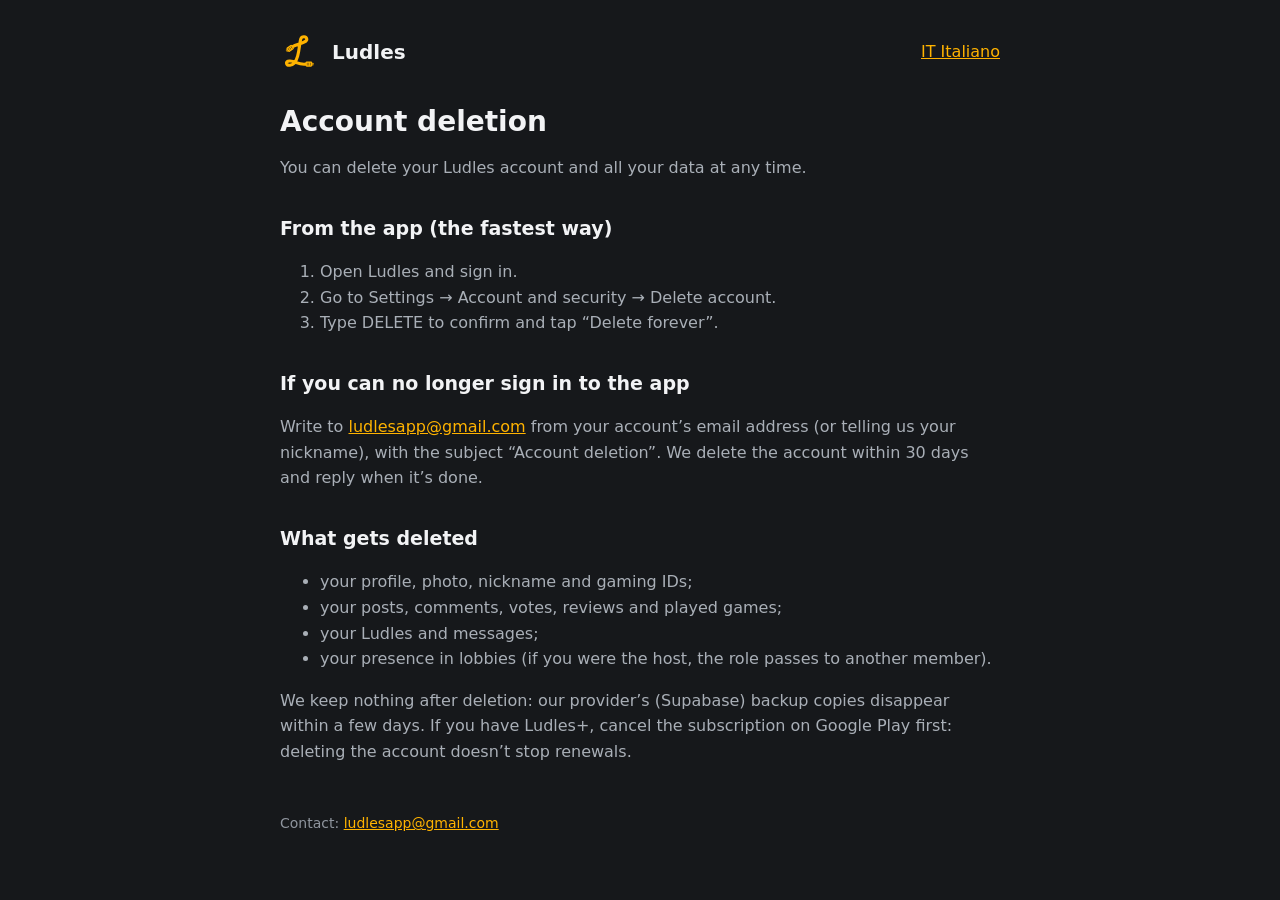
<file: en/delete-account.html>
<!doctype html>
<html lang="en">
<head>
<meta charset="utf-8">
<meta name="viewport" content="width=device-width, initial-scale=1">
<title>Account deletion — Ludles</title>
<link rel="icon" href="../logo.svg">
<link rel="stylesheet" href="../style.css">
</head>
<body>
<main>
<header>
<a class="brand" href="../en/index.html"><img src="../logo.svg" alt="">Ludles</a>
<a href="../cancellazione-account.html" hreflang="it">IT Italiano</a>
</header>
<h1>Account deletion</h1>
<p>You can delete your Ludles account and all your data at any time.</p>
<h2>From the app (the fastest way)</h2>
<ol>
<li>Open Ludles and sign in.</li>
<li>Go to Settings → Account and security → Delete account.</li>
<li>Type DELETE to confirm and tap “Delete forever”.</li>
</ol>
<h2>If you can no longer sign in to the app</h2>
<p>Write to <a href="mailto:ludlesapp@gmail.com">ludlesapp@gmail.com</a> from your account’s email address (or telling us your nickname), with the subject “Account deletion”. We delete the account within 30 days and reply when it’s done.</p>
<h2>What gets deleted</h2>
<ul>
<li>your profile, photo, nickname and gaming IDs;</li>
<li>your posts, comments, votes, reviews and played games;</li>
<li>your Ludles and messages;</li>
<li>your presence in lobbies (if you were the host, the role passes to another member).</li>
</ul>
<p>We keep nothing after deletion: our provider’s (Supabase) backup copies disappear within a few days. If you have Ludles+, cancel the subscription on Google Play first: deleting the account doesn’t stop renewals.</p>
<footer>Contact: <a href="mailto:ludlesapp@gmail.com">ludlesapp@gmail.com</a></footer>
</main>
</body>
</html>
</file>
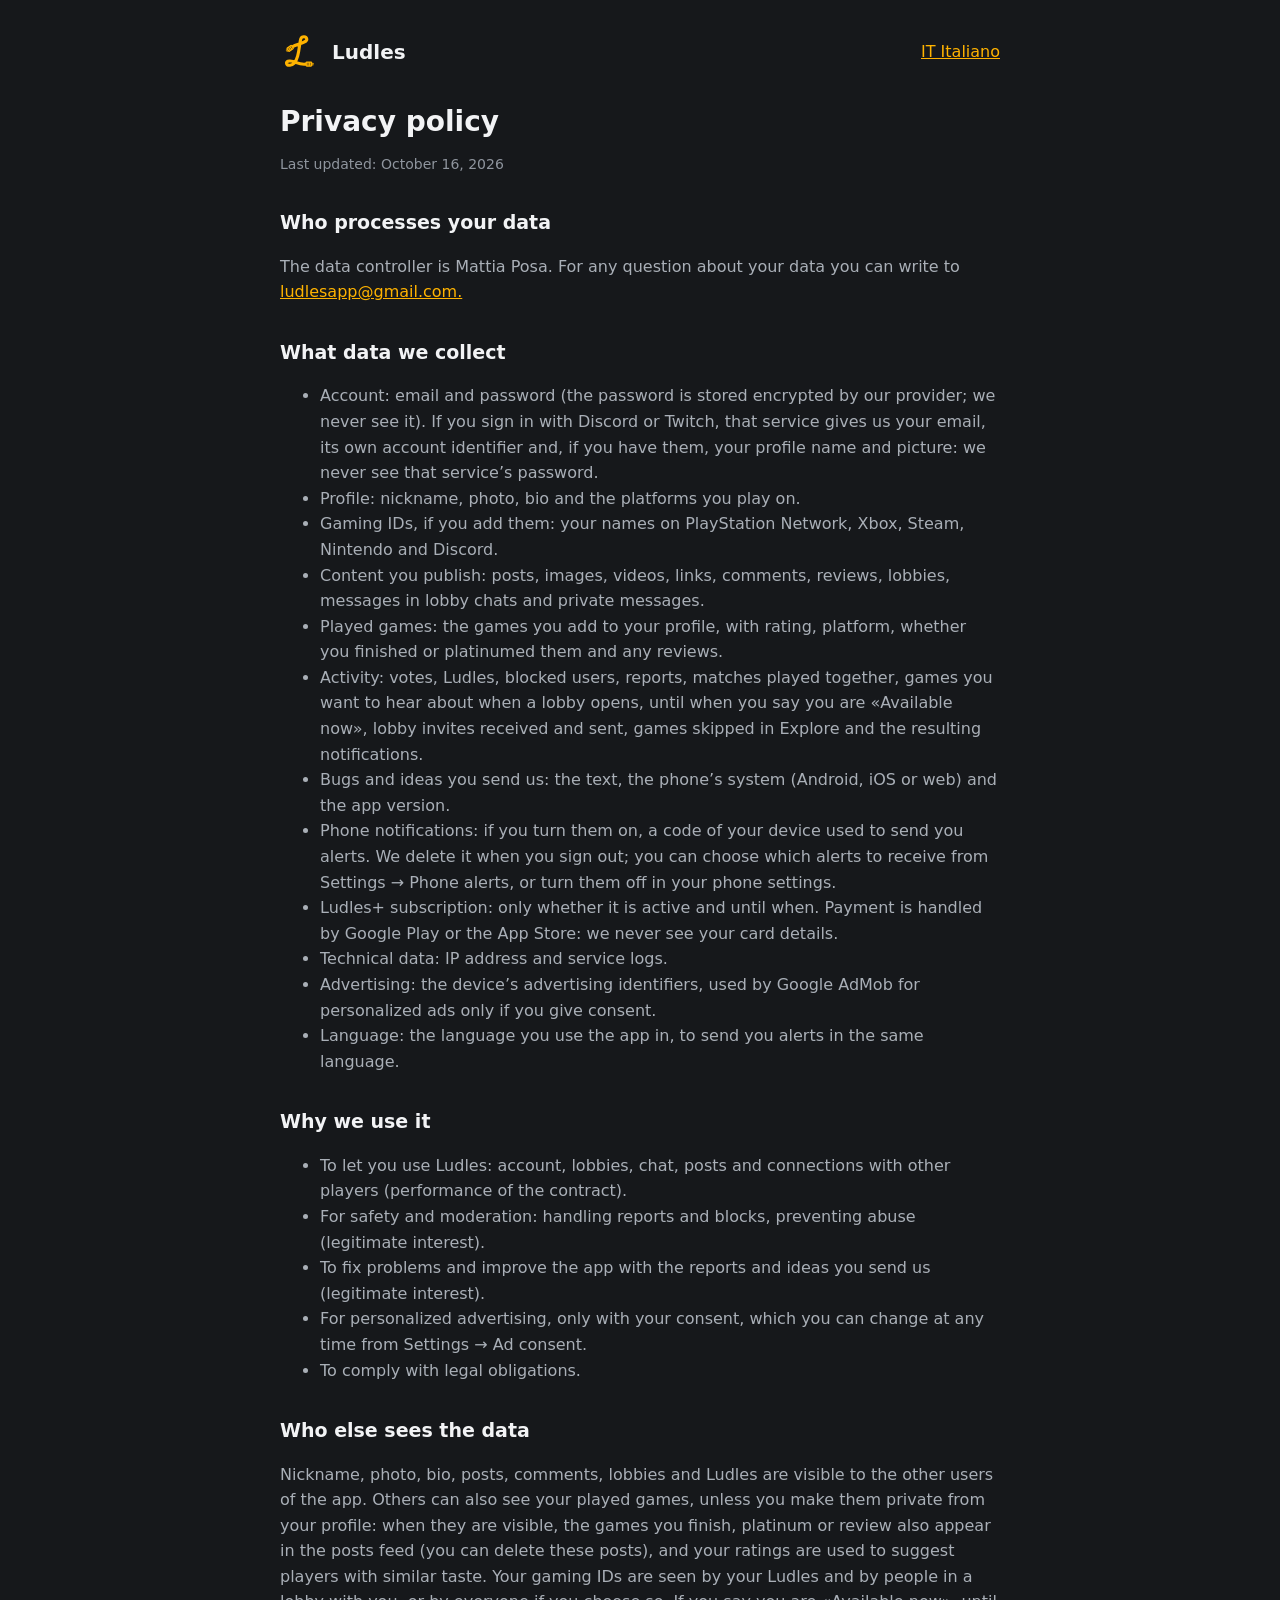
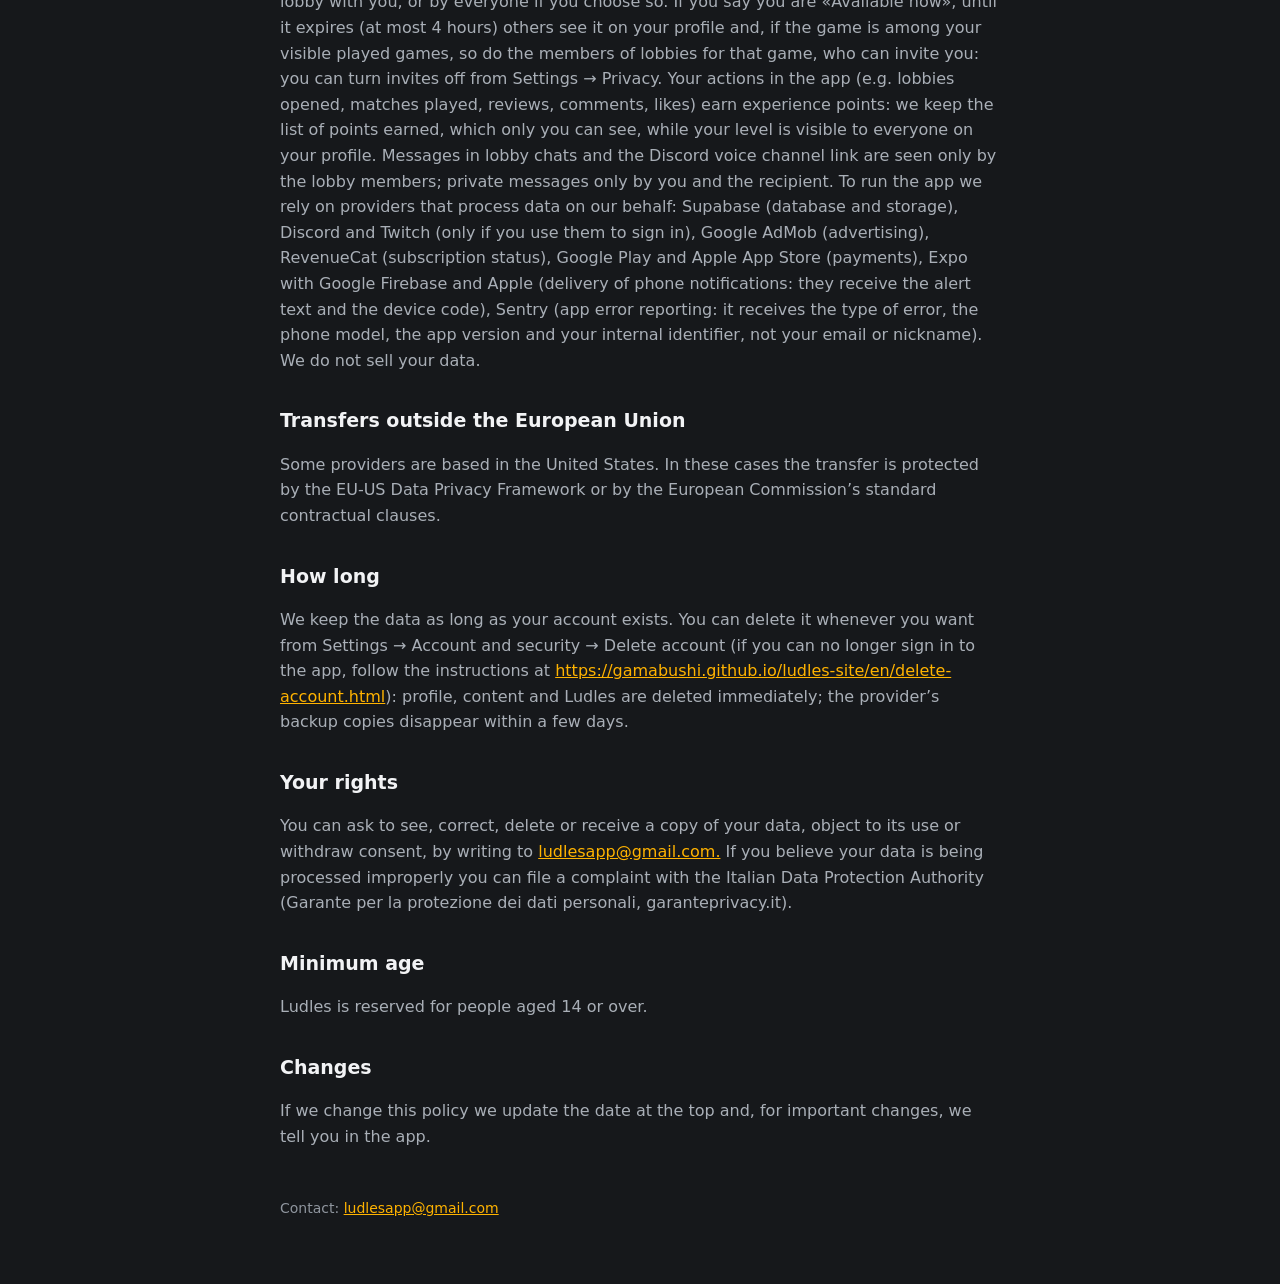
<file: en/privacy.html>
<!doctype html>
<html lang="en">
<head>
<meta charset="utf-8">
<meta name="viewport" content="width=device-width, initial-scale=1">
<title>Privacy policy — Ludles</title>
<link rel="icon" href="../logo.svg">
<link rel="stylesheet" href="../style.css">
</head>
<body>
<main>
<header>
<a class="brand" href="../en/index.html"><img src="../logo.svg" alt="">Ludles</a>
<a href="../privacy.html" hreflang="it">IT Italiano</a>
</header>
<h1>Privacy policy</h1>
<p class="updated">Last updated: October 16, 2026</p>
<h2>Who processes your data</h2>
<p>The data controller is Mattia Posa. For any question about your data you can write to <a href="mailto:ludlesapp@gmail.com.">ludlesapp@gmail.com.</a></p>

<h2>What data we collect</h2>

<ul>
<li>Account: email and password (the password is stored encrypted by our provider; we never see it). If you sign in with Discord or Twitch, that service gives us your email, its own account identifier and, if you have them, your profile name and picture: we never see that service’s password.</li>
<li>Profile: nickname, photo, bio and the platforms you play on.</li>
<li>Gaming IDs, if you add them: your names on PlayStation Network, Xbox, Steam, Nintendo and Discord.</li>
<li>Content you publish: posts, images, videos, links, comments, reviews, lobbies, messages in lobby chats and private messages.</li>
<li>Played games: the games you add to your profile, with rating, platform, whether you finished or platinumed them and any reviews.</li>
<li>Activity: votes, Ludles, blocked users, reports, matches played together, games you want to hear about when a lobby opens, until when you say you are «Available now», lobby invites received and sent, games skipped in Explore and the resulting notifications.</li>
<li>Bugs and ideas you send us: the text, the phone’s system (Android, iOS or web) and the app version.</li>
<li>Phone notifications: if you turn them on, a code of your device used to send you alerts. We delete it when you sign out; you can choose which alerts to receive from Settings → Phone alerts, or turn them off in your phone settings.</li>
<li>Ludles+ subscription: only whether it is active and until when. Payment is handled by Google Play or the App Store: we never see your card details.</li>
<li>Technical data: IP address and service logs.</li>
<li>Advertising: the device’s advertising identifiers, used by Google AdMob for personalized ads only if you give consent.</li>
<li>Language: the language you use the app in, to send you alerts in the same language.</li>
</ul>
<h2>Why we use it</h2>

<ul>
<li>To let you use Ludles: account, lobbies, chat, posts and connections with other players (performance of the contract).</li>
<li>For safety and moderation: handling reports and blocks, preventing abuse (legitimate interest).</li>
<li>To fix problems and improve the app with the reports and ideas you send us (legitimate interest).</li>
<li>For personalized advertising, only with your consent, which you can change at any time from Settings → Ad consent.</li>
<li>To comply with legal obligations.</li>
</ul>
<h2>Who else sees the data</h2>
<p>Nickname, photo, bio, posts, comments, lobbies and Ludles are visible to the other users of the app. Others can also see your played games, unless you make them private from your profile: when they are visible, the games you finish, platinum or review also appear in the posts feed (you can delete these posts), and your ratings are used to suggest players with similar taste. Your gaming IDs are seen by your Ludles and by people in a lobby with you, or by everyone if you choose so. If you say you are «Available now», until it expires (at most 4 hours) others see it on your profile and, if the game is among your visible played games, so do the members of lobbies for that game, who can invite you: you can turn invites off from Settings → Privacy. Your actions in the app (e.g. lobbies opened, matches played, reviews, comments, likes) earn experience points: we keep the list of points earned, which only you can see, while your level is visible to everyone on your profile. Messages in lobby chats and the Discord voice channel link are seen only by the lobby members; private messages only by you and the recipient. To run the app we rely on providers that process data on our behalf: Supabase (database and storage), Discord and Twitch (only if you use them to sign in), Google AdMob (advertising), RevenueCat (subscription status), Google Play and Apple App Store (payments), Expo with Google Firebase and Apple (delivery of phone notifications: they receive the alert text and the device code), Sentry (app error reporting: it receives the type of error, the phone model, the app version and your internal identifier, not your email or nickname). We do not sell your data.</p>

<h2>Transfers outside the European Union</h2>
<p>Some providers are based in the United States. In these cases the transfer is protected by the EU-US Data Privacy Framework or by the European Commission’s standard contractual clauses.</p>

<h2>How long</h2>
<p>We keep the data as long as your account exists. You can delete it whenever you want from Settings → Account and security → Delete account (if you can no longer sign in to the app, follow the instructions at <a href="https://gamabushi.github.io/ludles-site/en/delete-account.html">https://gamabushi.github.io/ludles-site/en/delete-account.html</a>): profile, content and Ludles are deleted immediately; the provider’s backup copies disappear within a few days.</p>

<h2>Your rights</h2>
<p>You can ask to see, correct, delete or receive a copy of your data, object to its use or withdraw consent, by writing to <a href="mailto:ludlesapp@gmail.com.">ludlesapp@gmail.com.</a> If you believe your data is being processed improperly you can file a complaint with the Italian Data Protection Authority (Garante per la protezione dei dati personali, garanteprivacy.it).</p>

<h2>Minimum age</h2>
<p>Ludles is reserved for people aged 14 or over.</p>

<h2>Changes</h2>
<p>If we change this policy we update the date at the top and, for important changes, we tell you in the app.</p>

<footer>Contact: <a href="mailto:ludlesapp@gmail.com">ludlesapp@gmail.com</a></footer>
</main>
</body>
</html>
</file>
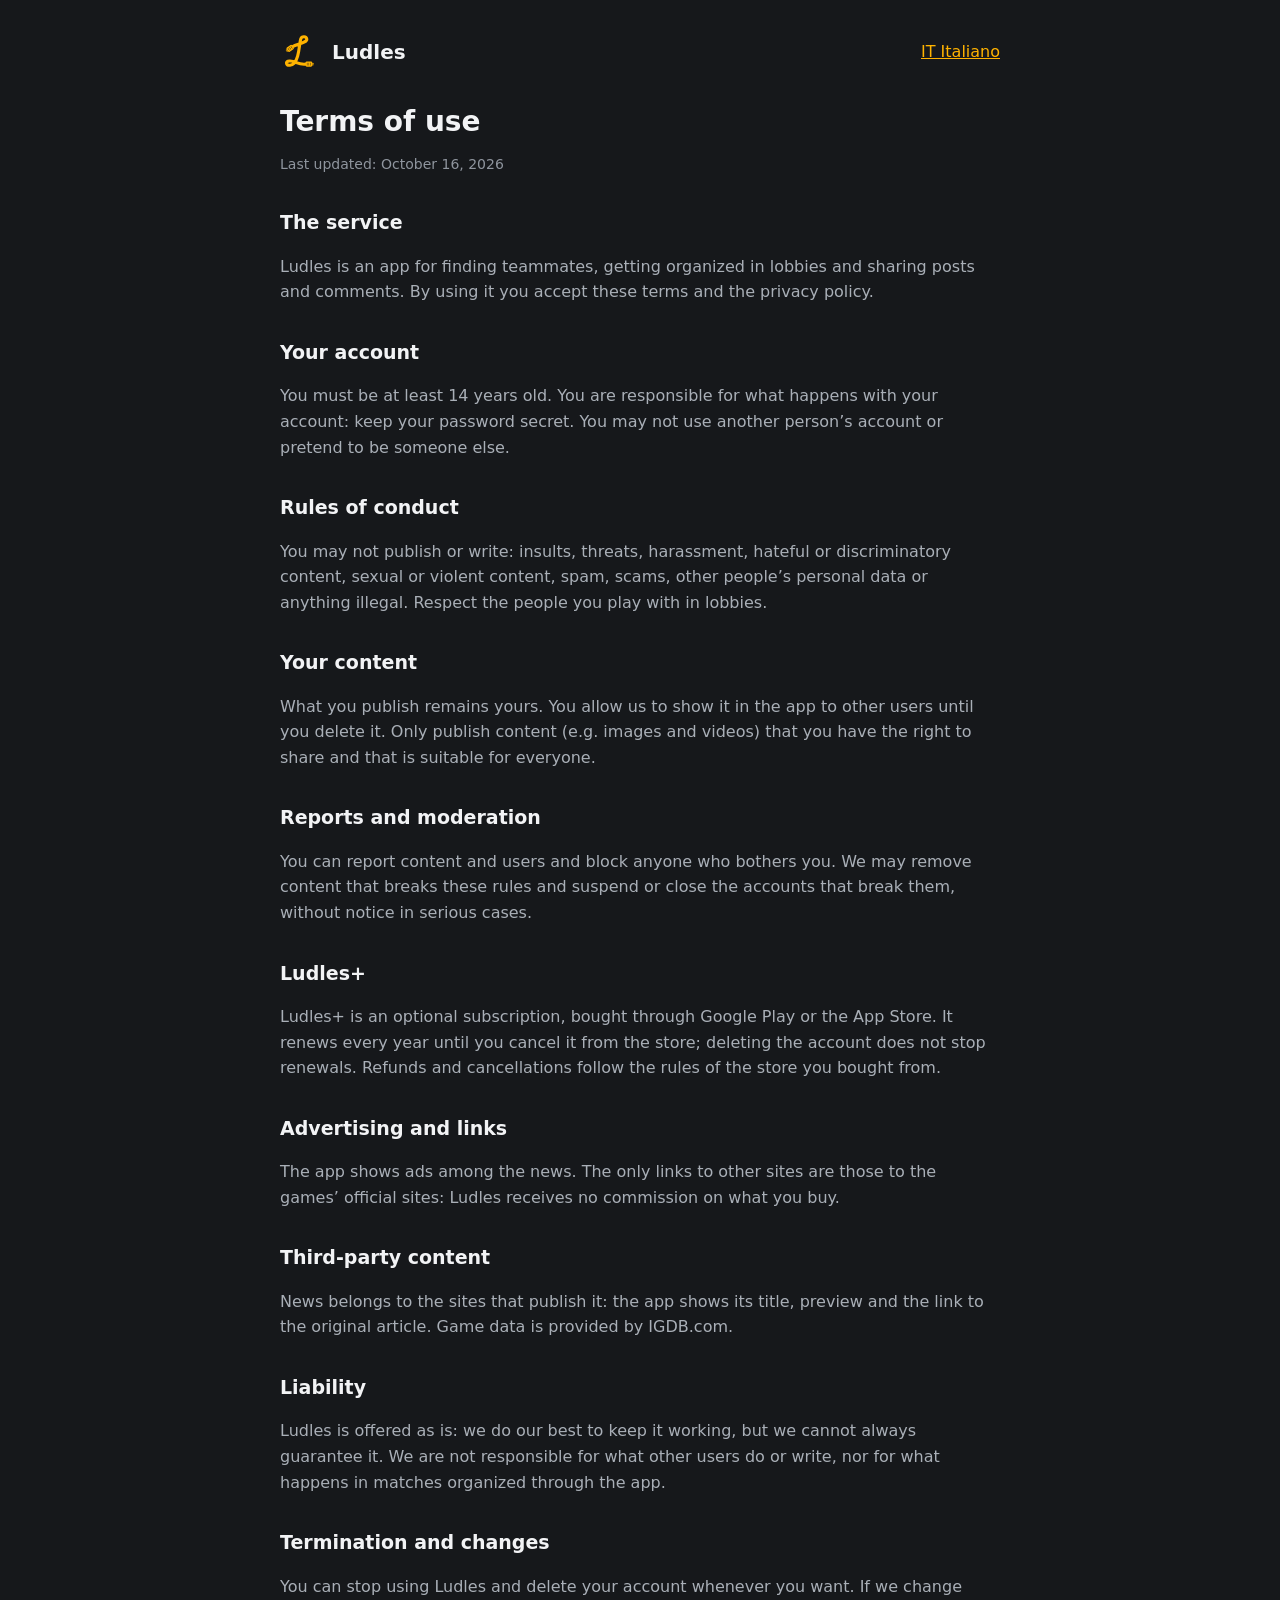
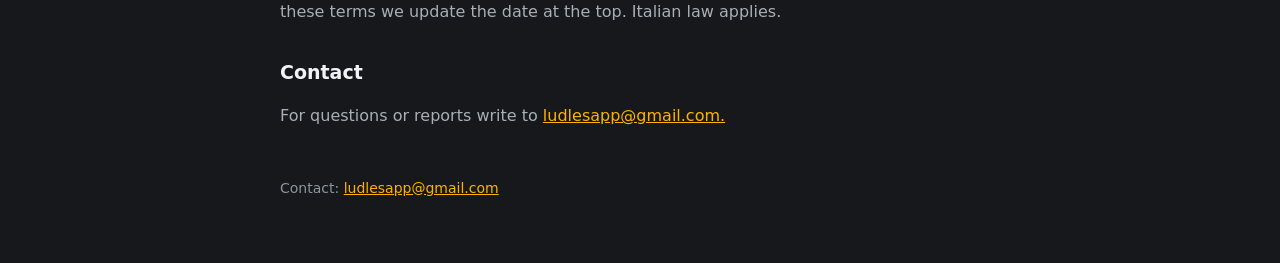
<file: en/terms.html>
<!doctype html>
<html lang="en">
<head>
<meta charset="utf-8">
<meta name="viewport" content="width=device-width, initial-scale=1">
<title>Terms of use — Ludles</title>
<link rel="icon" href="../logo.svg">
<link rel="stylesheet" href="../style.css">
</head>
<body>
<main>
<header>
<a class="brand" href="../en/index.html"><img src="../logo.svg" alt="">Ludles</a>
<a href="../termini.html" hreflang="it">IT Italiano</a>
</header>
<h1>Terms of use</h1>
<p class="updated">Last updated: October 16, 2026</p>
<h2>The service</h2>
<p>Ludles is an app for finding teammates, getting organized in lobbies and sharing posts and comments. By using it you accept these terms and the privacy policy.</p>

<h2>Your account</h2>
<p>You must be at least 14 years old. You are responsible for what happens with your account: keep your password secret. You may not use another person’s account or pretend to be someone else.</p>

<h2>Rules of conduct</h2>
<p>You may not publish or write: insults, threats, harassment, hateful or discriminatory content, sexual or violent content, spam, scams, other people’s personal data or anything illegal. Respect the people you play with in lobbies.</p>

<h2>Your content</h2>
<p>What you publish remains yours. You allow us to show it in the app to other users until you delete it. Only publish content (e.g. images and videos) that you have the right to share and that is suitable for everyone.</p>

<h2>Reports and moderation</h2>
<p>You can report content and users and block anyone who bothers you. We may remove content that breaks these rules and suspend or close the accounts that break them, without notice in serious cases.</p>

<h2>Ludles+</h2>
<p>Ludles+ is an optional subscription, bought through Google Play or the App Store. It renews every year until you cancel it from the store; deleting the account does not stop renewals. Refunds and cancellations follow the rules of the store you bought from.</p>

<h2>Advertising and links</h2>
<p>The app shows ads among the news. The only links to other sites are those to the games’ official sites: Ludles receives no commission on what you buy.</p>

<h2>Third-party content</h2>
<p>News belongs to the sites that publish it: the app shows its title, preview and the link to the original article. Game data is provided by IGDB.com.</p>

<h2>Liability</h2>
<p>Ludles is offered as is: we do our best to keep it working, but we cannot always guarantee it. We are not responsible for what other users do or write, nor for what happens in matches organized through the app.</p>

<h2>Termination and changes</h2>
<p>You can stop using Ludles and delete your account whenever you want. If we change these terms we update the date at the top. Italian law applies.</p>

<h2>Contact</h2>
<p>For questions or reports write to <a href="mailto:ludlesapp@gmail.com.">ludlesapp@gmail.com.</a></p>

<footer>Contact: <a href="mailto:ludlesapp@gmail.com">ludlesapp@gmail.com</a></footer>
</main>
</body>
</html>
</file>
<file: style.css>
:root { color-scheme: dark; }
body { margin: 0; background: #16181B; color: #F2F3F5; font: 16px/1.6 system-ui, -apple-system, "Segoe UI", Roboto, sans-serif; }
main { max-width: 720px; margin: 0 auto; padding: 32px 20px 64px; }
a { color: #FFB300; }
header { display: flex; align-items: center; justify-content: space-between; gap: 16px; margin-bottom: 32px; }
header a.brand { display: flex; align-items: center; gap: 12px; color: #F2F3F5; text-decoration: none; font-weight: 800; font-size: 20px; }
header img { width: 40px; height: 40px; }
h1 { font-size: 28px; line-height: 1.25; margin: 0 0 8px; }
h2 { font-size: 19px; margin: 32px 0 8px; }
p, li { color: #A9AFB7; }
.hero { text-align: center; margin: 24px 0 40px; }
.hero img { width: 120px; height: 120px; }
.badge { display: inline-block; padding: 4px 12px; border: 1px solid #343940; border-radius: 999px; color: #5AA9FF; font-size: 14px; }
.links { list-style: none; padding: 0; }
.links li { margin: 8px 0; }
.updated { color: #8F959E; font-size: 14px; }
.button { display: inline-block; padding: 12px 24px; border-radius: 12px; background: #FFB300; color: #16181B; font-weight: 800; text-decoration: none; }
.hidden { display: none; }
footer { margin-top: 48px; color: #8F959E; font-size: 14px; }
</file>
